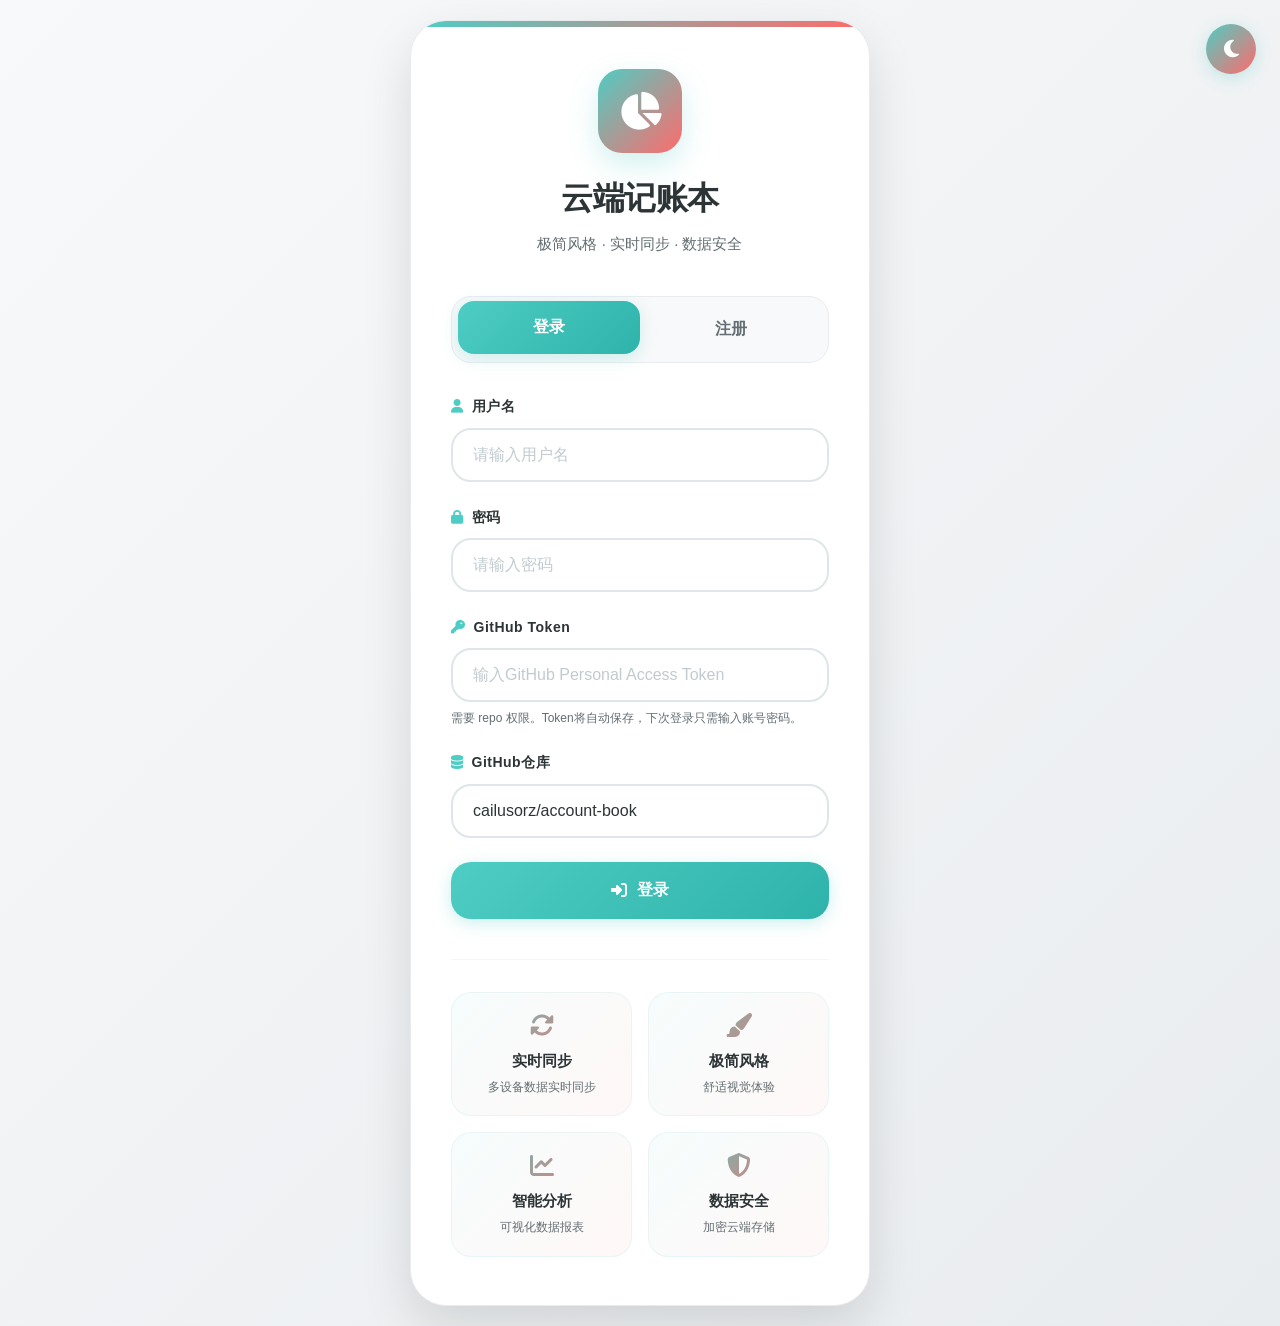
<file: index.html>
<!DOCTYPE html>
<html lang="zh-CN">
<head>
    <meta charset="UTF-8">
    <meta name="viewport" content="width=device-width, initial-scale=1.0">
    <title>云端记账本 - 登录注册</title>
    
    <!-- PWA和图标配置 -->
    <link rel="icon" type="image/png" href="./icons/favicon-96x96.png" sizes="96x96">
    <link rel="icon" type="image/svg+xml" href="./icons/favicon.svg">
    <link rel="shortcut icon" href="./icons/favicon.ico">
    <link rel="apple-touch-icon" sizes="180x180" href="./icons/apple-touch-icon.png">
    <meta name="theme-color" content="#4ECDC4">
    <link rel="manifest" href="./manifest.json">
    <meta name="apple-mobile-web-app-capable" content="yes">
    <meta name="apple-mobile-web-app-status-bar-style" content="black-translucent">
    <meta name="apple-mobile-web-app-title" content="云端记账本">
    <meta name="msapplication-TileColor" content="#4ECDC4">
    
    <link rel="stylesheet" href="./style.css">
    <link rel="stylesheet" href="https://cdnjs.cloudflare.com/ajax/libs/font-awesome/6.4.0/css/all.min.css">
    <style>
        /* 极简风格主题色 - 柔和蓝绿配色 */
        :root {
            --primary: #4ECDC4;      /* 柔和青色 */
            --primary-light: #7EE9E0;
            --primary-dark: #2EB3AA;
            --accent: #FF6B6B;       /* 柔和红色 */
            --accent-light: #FF9E9E;
            --success: #6BCF7F;      /* 柔和绿色 */
            --warning: #FFD166;      /* 柔和黄色 */
            --danger: #FF6B6B;       /* 红色 */
            --text-primary: #2D3436;  /* 深灰 */
            --text-secondary: #636E72;
            --text-light: #B2BEC3;
            --light-bg: #F8F9FA;      /* 浅灰背景 */
            --card-bg: #FFFFFF;
            --card-border: #E9ECEF;
            --input-bg: #FFFFFF;
            --input-border: #DFE6E9;
            --radius: 20px;           /* 增加圆角 */
            --radius-lg: 28px;
            --radius-xl: 36px;
            --shadow: 0 8px 30px rgba(0, 0, 0, 0.08);
            --shadow-lg: 0 20px 50px rgba(0, 0, 0, 0.12);
            --transition: all 0.3s cubic-bezier(0.4, 0, 0.2, 1);
        }

        .dark-theme {
            --primary: #4ECDC4;
            --primary-light: #7EE9E0;
            --primary-dark: #2EB3AA;
            --light-bg: #121212;
            --card-bg: #1E1E1E;
            --card-border: #333333;
            --input-bg: #2D2D2D;
            --input-border: #404040;
            --text-primary: #F5F5F5;
            --text-secondary: #AAAAAA;
        }

        * {
            margin: 0;
            padding: 0;
            box-sizing: border-box;
        }

        body {
            font-family: -apple-system, BlinkMacSystemFont, 'SF Pro Display', 'Segoe UI', sans-serif;
            background: linear-gradient(135deg, #F8F9FA 0%, #E9ECEF 100%);
            min-height: 100vh;
            display: flex;
            align-items: center;
            justify-content: center;
            padding: 20px;
            transition: var(--transition);
        }

        .dark-theme body {
            background: linear-gradient(135deg, #121212 0%, #1E1E1E 100%);
        }

        .login-container {
            width: 100%;
            max-width: 460px;
            margin: 0 auto;
        }

        .login-card {
            background: var(--card-bg);
            border-radius: var(--radius-xl);
            padding: 48px 40px;
            box-shadow: var(--shadow-lg);
            border: 1px solid var(--card-border);
            animation: slideIn 0.6s ease-out;
            position: relative;
            overflow: hidden;
        }

        .login-card::before {
            content: '';
            position: absolute;
            top: 0;
            left: 0;
            right: 0;
            height: 6px;
            background: linear-gradient(90deg, var(--primary), var(--accent));
            border-radius: var(--radius-xl) var(--radius-xl) 0 0;
        }

        @keyframes slideIn {
            from { opacity: 0; transform: translateY(30px) scale(0.95); }
            to { opacity: 1; transform: translateY(0) scale(1); }
        }

        .logo {
            text-align: center;
            margin-bottom: 40px;
        }

        .logo-icon {
            width: 84px;
            height: 84px;
            background: linear-gradient(135deg, var(--primary), var(--accent));
            border-radius: 24px;
            margin: 0 auto 20px;
            display: flex;
            align-items: center;
            justify-content: center;
            position: relative;
            box-shadow: 0 12px 28px rgba(78, 205, 196, 0.25);
        }

        .logo-icon i {
            font-size: 38px;
            color: white;
        }

        .logo h1 {
            font-size: 32px;
            font-weight: 800;
            color: var(--text-primary);
            margin-bottom: 8px;
            letter-spacing: -0.5px;
        }

        .logo p {
            color: var(--text-secondary);
            font-size: 15px;
            font-weight: 400;
        }

        /* 标签切换 */
        .tab-switcher {
            display: flex;
            background: var(--light-bg);
            border-radius: var(--radius);
            padding: 6px;
            margin-bottom: 32px;
            border: 1px solid var(--card-border);
        }

        .tab-btn {
            flex: 1;
            padding: 16px 20px;
            border: none;
            background: none;
            color: var(--text-secondary);
            font-size: 16px;
            font-weight: 600;
            cursor: pointer;
            border-radius: calc(var(--radius) - 4px);
            transition: var(--transition);
            position: relative;
            overflow: hidden;
        }

        .tab-btn.active {
            background: linear-gradient(135deg, var(--primary), var(--primary-dark));
            color: white;
            box-shadow: 0 4px 16px rgba(78, 205, 196, 0.25);
            transform: translateY(-2px);
        }

        .tab-content {
            display: none;
        }

        .tab-content.active {
            display: block;
            animation: fadeIn 0.5s ease;
        }

        @keyframes fadeIn {
            from { opacity: 0; transform: translateY(10px); }
            to { opacity: 1; transform: translateY(0); }
        }

        /* 表单样式 */
        .form-group {
            margin-bottom: 24px;
        }

        .form-label {
            display: block;
            margin-bottom: 10px;
            color: var(--text-primary);
            font-size: 14px;
            font-weight: 600;
            display: flex;
            align-items: center;
            gap: 8px;
            letter-spacing: 0.5px;
        }

        .form-label i {
            color: var(--primary);
        }

        .form-input {
            width: 100%;
            padding: 16px 20px;
            border: 2px solid var(--input-border);
            border-radius: var(--radius);
            font-size: 16px;
            color: var(--text-primary);
            background: var(--input-bg);
            transition: var(--transition);
            font-family: inherit;
        }

        .form-input:focus {
            outline: none;
            border-color: var(--primary);
            box-shadow: 0 0 0 4px rgba(78, 205, 196, 0.15);
        }

        .form-input::placeholder {
            color: var(--text-light);
            opacity: 0.8;
        }

        /* 下拉菜单 - 确保文字可见 */
        select.form-input {
            appearance: none;
            -webkit-appearance: none;
            -moz-appearance: none;
            background: var(--input-bg) url("data:image/svg+xml;charset=UTF-8,%3csvg xmlns='http://www.w3.org/2000/svg' viewBox='0 0 24 24' fill='none' stroke='%234ECDC4' stroke-width='2.5' stroke-linecap='round' stroke-linejoin='round'%3e%3cpolyline points='6 9 12 15 18 9'%3e%3c/polyline%3e%3c/svg%3e") no-repeat right 20px center/16px;
            padding-right: 50px;
            color: var(--text-primary) !important;
            border-radius: var(--radius); /* 圆润边框 */
            border: 2px solid var(--input-border);
        }

        select.form-input:focus {
            border-color: var(--primary);
            box-shadow: 0 0 0 4px rgba(78, 205, 196, 0.15);
        }

        select.form-input option {
            background: var(--input-bg);
            color: var(--text-primary);
            padding: 12px;
            border-radius: 12px;
        }

        /* 按钮样式 */
        .btn-primary, .btn-secondary {
            width: 100%;
            padding: 18px;
            border: none;
            border-radius: var(--radius);
            font-size: 16px;
            font-weight: 600;
            cursor: pointer;
            transition: var(--transition);
            display: flex;
            align-items: center;
            justify-content: center;
            gap: 10px;
            position: relative;
            overflow: hidden;
        }

        .btn-primary {
            background: linear-gradient(135deg, var(--primary), var(--primary-dark));
            color: white;
            box-shadow: 0 4px 16px rgba(78, 205, 196, 0.3);
        }

        .btn-primary:hover {
            transform: translateY(-3px);
            box-shadow: 0 8px 28px rgba(78, 205, 196, 0.4);
        }

        .btn-primary:active {
            transform: translateY(-1px);
        }

        .btn-secondary {
            background: transparent;
            color: var(--primary);
            border: 2px solid var(--primary);
            margin-top: 16px;
        }

        .btn-secondary:hover {
            background: rgba(78, 205, 196, 0.05);
            transform: translateY(-2px);
        }

        /* 消息提示 */
        .message {
            padding: 16px;
            border-radius: var(--radius);
            margin-bottom: 24px;
            font-size: 14px;
            display: flex;
            align-items: center;
            gap: 12px;
            animation: slideDown 0.3s ease;
            border: 1px solid transparent;
        }

        @keyframes slideDown {
            from { opacity: 0; transform: translateY(-10px); }
            to { opacity: 1; transform: translateY(0); }
        }

        .message.success {
            background: rgba(107, 207, 127, 0.1);
            color: var(--success);
            border-color: rgba(107, 207, 127, 0.2);
        }

        .message.error {
            background: rgba(255, 107, 107, 0.1);
            color: var(--danger);
            border-color: rgba(255, 107, 107, 0.2);
        }

        .message.warning {
            background: rgba(255, 209, 102, 0.1);
            color: var(--warning);
            border-color: rgba(255, 209, 102, 0.2);
        }

        .divider {
            display: flex;
            align-items: center;
            margin: 32px 0;
            color: var(--text-secondary);
            font-size: 13px;
        }

        .divider::before,
        .divider::after {
            content: '';
            flex: 1;
            height: 1px;
            background: linear-gradient(90deg, transparent, rgba(78, 205, 196, 0.2), transparent);
        }

        .divider span {
            padding: 0 16px;
            background: var(--card-bg);
        }

        /* 功能特性 */
        .features {
            display: grid;
            grid-template-columns: repeat(2, 1fr);
            gap: 16px;
            margin-top: 40px;
            padding-top: 32px;
            border-top: 1px solid rgba(78, 205, 196, 0.1);
        }

        .feature {
            text-align: center;
            padding: 20px 16px;
            background: linear-gradient(135deg, rgba(78, 205, 196, 0.05), rgba(255, 107, 107, 0.05));
            border-radius: var(--radius);
            border: 1px solid rgba(78, 205, 196, 0.1);
            transition: var(--transition);
        }

        .feature:hover {
            transform: translateY(-4px);
            box-shadow: 0 8px 24px rgba(78, 205, 196, 0.15);
            border-color: rgba(78, 205, 196, 0.2);
        }

        .feature i {
            font-size: 24px;
            background: linear-gradient(135deg, var(--primary), var(--accent));
            -webkit-background-clip: text;
            -webkit-text-fill-color: transparent;
            margin-bottom: 12px;
            display: block;
        }

        .feature h4 {
            font-size: 15px;
            color: var(--text-primary);
            margin-bottom: 6px;
            font-weight: 600;
        }

        .feature p {
            font-size: 12px;
            color: var(--text-secondary);
            line-height: 1.4;
        }

        /* 主题切换 */
        .theme-toggle {
            position: fixed;
            top: 24px;
            right: 24px;
            z-index: 1000;
        }

        .theme-btn {
            width: 50px;
            height: 50px;
            border-radius: 50%;
            background: linear-gradient(135deg, var(--primary), var(--accent));
            border: none;
            color: white;
            cursor: pointer;
            transition: var(--transition);
            display: flex;
            align-items: center;
            justify-content: center;
            font-size: 20px;
            box-shadow: 0 4px 16px rgba(78, 205, 196, 0.3);
        }

        .theme-btn:hover {
            transform: rotate(15deg) scale(1.1);
            box-shadow: 0 8px 28px rgba(78, 205, 196, 0.4);
        }

        @media (max-width: 480px) {
            .login-card {
                padding: 40px 24px;
            }
            
            .logo-icon {
                width: 72px;
                height: 72px;
            }
            
            .logo h1 {
                font-size: 28px;
            }
            
            .features {
                grid-template-columns: 1fr;
            }
            
            .theme-btn {
                width: 44px;
                height: 44px;
                font-size: 18px;
            }
        }
    </style>
</head>
<body>
    <div class="login-container">
        <div class="login-card">
            <div class="logo">
                <div class="logo-icon">
                    <i class="fas fa-chart-pie"></i>
                </div>
                <h1>云端记账本</h1>
                <p>极简风格 · 实时同步 · 数据安全</p>
            </div>

            <!-- 标签切换 -->
            <div class="tab-switcher">
                <button class="tab-btn active" onclick="switchTab('login')">登录</button>
                <button class="tab-btn" onclick="switchTab('register')">注册</button>
            </div>

            <!-- 登录标签 -->
            <div id="login-tab" class="tab-content active">
                <div id="login-message"></div>
                
                <div class="form-group">
                    <label class="form-label">
                        <i class="fas fa-user"></i>
                        用户名
                    </label>
                    <input type="text" class="form-input" id="login-username" placeholder="请输入用户名" autocomplete="username">
                </div>
                
                <div class="form-group">
                    <label class="form-label">
                        <i class="fas fa-lock"></i>
                        密码
                    </label>
                    <input type="password" class="form-input" id="login-password" placeholder="请输入密码" autocomplete="current-password">
                </div>
                
                <div class="form-group">
                    <label class="form-label">
                        <i class="fas fa-key"></i>
                        GitHub Token
                    </label>
                    <input type="password" class="form-input" id="login-token" placeholder="输入GitHub Personal Access Token" autocomplete="off">
                    <small style="display: block; margin-top: 8px; color: var(--text-secondary); font-size: 12px; line-height: 1.4;">
                        需要 repo 权限。Token将自动保存，下次登录只需输入账号密码。
                    </small>
                </div>
                
                <div class="form-group">
                    <label class="form-label">
                        <i class="fas fa-database"></i>
                        GitHub仓库
                    </label>
                    <input type="text" class="form-input" id="login-repo" placeholder="用户名/仓库名" value="cailusorz/account-book">
                </div>
                
                <button class="btn-primary" onclick="login()">
                    <i class="fas fa-sign-in-alt"></i>
                    登录
                </button>
            </div>

            <!-- 注册标签 -->
            <div id="register-tab" class="tab-content">
                <div id="register-message"></div>
                
                <div class="form-group">
                    <label class="form-label">
                        <i class="fas fa-key"></i>
                        GitHub Token
                    </label>
                    <input type="password" class="form-input" id="register-token" placeholder="输入GitHub Personal Access Token" autocomplete="off">
                    <small style="display: block; margin-top: 8px; color: var(--text-secondary); font-size: 12px; line-height: 1.4;">
                        需要 repo 权限，用于创建您的数据文件。
                    </small>
                </div>
                
                <div class="form-group">
                    <label class="form-label">
                        <i class="fas fa-database"></i>
                        GitHub仓库
                    </label>
                    <input type="text" class="form-input" id="register-repo" placeholder="用户名/仓库名" value="cailusorz/account-book">
                    <small style="display: block; margin-top: 8px; color: var(--text-secondary); font-size: 12px; line-height: 1.4;">
                        请确保仓库已存在且您有写入权限。
                    </small>
                </div>
                
                <div class="form-group">
                    <label class="form-label">
                        <i class="fas fa-user"></i>
                        用户名
                    </label>
                    <input type="text" class="form-input" id="register-username" placeholder="设置您的用户名（仅字母数字）" pattern="[A-Za-z0-9]+">
                    <small style="display: block; margin-top: 8px; color: var(--text-secondary); font-size: 12px;">
                        请使用字母和数字，不要包含空格或特殊字符
                    </small>
                </div>
                
                <div class="form-group">
                    <label class="form-label">
                        <i class="fas fa-lock"></i>
                        密码
                    </label>
                    <input type="password" class="form-input" id="register-password" placeholder="设置密码（至少6位）" minlength="6">
                </div>
                
                <div class="form-group">
                    <label class="form-label">
                        <i class="fas fa-lock"></i>
                        确认密码
                    </label>
                    <input type="password" class="form-input" id="register-confirm" placeholder="再次输入密码">
                </div>
                
                <button class="btn-primary" onclick="register()">
                    <i class="fas fa-user-plus"></i>
                    注册新账号
                </button>
            </div>

            <div class="features">
                <div class="feature">
                    <i class="fas fa-sync-alt"></i>
                    <h4>实时同步</h4>
                    <p>多设备数据实时同步</p>
                </div>
                <div class="feature">
                    <i class="fas fa-paint-brush"></i>
                    <h4>极简风格</h4>
                    <p>舒适视觉体验</p>
                </div>
                <div class="feature">
                    <i class="fas fa-chart-line"></i>
                    <h4>智能分析</h4>
                    <p>可视化数据报表</p>
                </div>
                <div class="feature">
                    <i class="fas fa-shield-alt"></i>
                    <h4>数据安全</h4>
                    <p>加密云端存储</p>
                </div>
            </div>
        </div>
    </div>

    <div class="theme-toggle">
        <button class="theme-btn" onclick="toggleTheme()">
            <i class="fas fa-moon"></i>
        </button>
    </div>

    <script>
        // 全局配置
        const DEFAULT_REPO = 'cailusorz/account-book';
        let currentTab = 'login';
        
        // 页面加载
        document.addEventListener('DOMContentLoaded', function() {
            // 初始化主题
            initTheme();
            
            // 自动填充已保存的账号和Token
            autoFillLogin();
            
            // 设置默认仓库
            document.getElementById('register-repo').value = DEFAULT_REPO;
            document.getElementById('login-repo').value = DEFAULT_REPO;
            
            // 注册Service Worker（PWA功能）
            if ('serviceWorker' in navigator) {
                navigator.serviceWorker.register('./service-worker.js')
                    .then(function(registration) {
                        console.log('Service Worker 注册成功:', registration.scope);
                    })
                    .catch(function(error) {
                        console.log('Service Worker 注册失败:', error);
                    });
            }
        });
        
        // 初始化主题
        function initTheme() {
            const savedTheme = localStorage.getItem('theme') || 'light';
            if (savedTheme === 'dark') {
                document.body.classList.add('dark-theme');
                document.querySelector('.theme-btn i').className = 'fas fa-sun';
            } else if (savedTheme === 'auto') {
                if (window.matchMedia('(prefers-color-scheme: dark)').matches) {
                    document.body.classList.add('dark-theme');
                    document.querySelector('.theme-btn i').className = 'fas fa-sun';
                }
            }
        }
        
        // 自动填充已保存的登录信息
        function autoFillLogin() {
            try {
                const config = localStorage.getItem('accountConfig');
                if (config) {
                    const parsed = JSON.parse(config);
                    if (parsed.username) {
                        document.getElementById('login-username').value = parsed.username || '';
                    }
                    if (parsed.repo) {
                        document.getElementById('login-repo').value = parsed.repo || DEFAULT_REPO;
                    }
                    // 自动填充已保存的Token（如果有）
                    if (parsed.token) {
                        document.getElementById('login-token').value = parsed.token;
                    }
                }
            } catch (e) {
                console.log('自动填充失败:', e);
            }
        }
        
        // 切换标签页
        function switchTab(tab) {
            currentTab = tab;
            
            // 更新按钮状态
            document.querySelectorAll('.tab-btn').forEach(btn => {
                btn.classList.remove('active');
            });
            document.querySelectorAll('.tab-btn')[tab === 'login' ? 0 : 1].classList.add('active');
            
            // 显示对应内容
            document.querySelectorAll('.tab-content').forEach(content => {
                content.classList.remove('active');
            });
            document.getElementById(`${tab}-tab`).classList.add('active');
            
            // 清空消息
            clearMessages();
        }
        
        // 清空消息
        function clearMessages() {
            document.getElementById('login-message').innerHTML = '';
            document.getElementById('register-message').innerHTML = '';
        }
        
        // 显示消息
        function showMessage(containerId, type, text) {
            const container = document.getElementById(containerId);
            container.innerHTML = `
                <div class="message ${type}">
                    <i class="fas fa-${type === 'success' ? 'check-circle' : type === 'warning' ? 'exclamation-triangle' : 'exclamation-circle'}"></i>
                    ${text}
                </div>
            `;
        }
        
        // 切换主题
        function toggleTheme() {
            const isDark = document.body.classList.toggle('dark-theme');
            const icon = document.querySelector('.theme-btn i');
            icon.className = isDark ? 'fas fa-sun' : 'fas fa-moon';
            localStorage.setItem('theme', isDark ? 'dark' : 'light');
        }
        
        // 登录函数 - 自动保存Token并识别管理员
        async function login() {
            const username = document.getElementById('login-username').value.trim();
            const password = document.getElementById('login-password').value;
            const token = document.getElementById('login-token').value.trim();
            const repo = document.getElementById('login-repo').value.trim();
            
            // 验证输入
            if (!username || !password || !token) {
                showMessage('login-message', 'error', '请输入用户名、密码和GitHub Token');
                return;
            }
            
            if (!repo || !repo.includes('/')) {
                showMessage('login-message', 'error', '请输入正确的GitHub仓库名');
                return;
            }
            
            // 显示加载状态
            const btn = document.querySelector('#login-tab .btn-primary');
            const original = btn.innerHTML;
            btn.innerHTML = '<i class="fas fa-spinner fa-spin"></i> 验证中...';
            btn.disabled = true;
            
            try {
                // 验证用户账号是否存在
                const userCheck = await checkUserExistsWithToken(repo, username, password, token);
                
                if (!userCheck.exists) {
                    if (userCheck.reason === 'not_found') {
                        showMessage('login-message', 'error', '账号不存在，请先注册');
                    } else if (userCheck.reason === 'password') {
                        showMessage('login-message', 'error', '密码错误，请重新输入');
                    } else {
                        showMessage('login-message', 'error', '验证失败：' + userCheck.error);
                    }
                    return;
                }
                
                // 获取用户配置（包含管理员标志）
                const userConfig = await getUserConfig(token, repo, username);
                const isAdmin = userConfig && userConfig.isAdmin === true;
                
                // 保存配置到本地（包含Token，下次自动填充）
                const config = {
                    username: username,
                    repo: repo,
                    autoLogin: true,
                    lastLogin: new Date().toISOString(),
                    token: token,
                    isAdmin: isAdmin  // 保存管理员标志
                };
                
                localStorage.setItem('accountConfig', JSON.stringify(config));
                
                showMessage('login-message', 'success', '登录成功！正在跳转...');
                
                // 判断是否为管理员（用户名admin或配置中isAdmin为true）
                setTimeout(() => {
                    if (username === 'admin' || isAdmin) {
                        window.location.href = './admin.html';
                    } else {
                        window.location.href = './app.html';
                    }
                }, 1500);
                
            } catch (error) {
                showMessage('login-message', 'error', error.message || '登录失败，请检查网络连接');
                console.error('登录失败:', error);
            } finally {
                btn.innerHTML = original;
                btn.disabled = false;
            }
        }
        
        // 注册函数（修复管理员自动识别）
        async function register() {
            const token = document.getElementById('register-token').value.trim();
            const repo = document.getElementById('register-repo').value.trim();
            const username = document.getElementById('register-username').value.trim();
            const password = document.getElementById('register-password').value;
            const confirmPassword = document.getElementById('register-confirm').value;
            
            // 验证输入
            if (!token || !repo || !username || !password || !confirmPassword) {
                showMessage('register-message', 'error', '请填写所有字段');
                return;
            }
            
            if (!repo.includes('/')) {
                showMessage('register-message', 'error', '请输入正确的GitHub仓库名');
                return;
            }
            
            // 用户名验证：只允许字母数字
            if (!/^[A-Za-z0-9]+$/.test(username)) {
                showMessage('register-message', 'error', '用户名只能包含字母和数字');
                return;
            }
            
            if (password.length < 6) {
                showMessage('register-message', 'error', '密码至少需要6位');
                return;
            }
            
            if (password !== confirmPassword) {
                showMessage('register-message', 'error', '两次输入的密码不一致');
                return;
            }
            
            // 判断是否为管理员：如果用户名为admin，则自动设为管理员
            const isAdmin = (username === 'admin');
            
            // 显示加载状态
            const btn = document.querySelector('#register-tab .btn-primary');
            const original = btn.innerHTML;
            btn.innerHTML = '<i class="fas fa-spinner fa-spin"></i> 注册中...';
            btn.disabled = true;
            
            try {
                // 验证GitHub Token和仓库
                showMessage('register-message', 'warning', '正在验证GitHub Token和仓库权限...');
                
                const isValid = await validateGitHubToken(token, repo);
                if (!isValid) {
                    throw new Error('GitHub Token无效或没有仓库写入权限');
                }
                
                // 检查用户名是否已存在
                showMessage('register-message', 'warning', '检查用户名是否可用...');
                const existingUser = await getUserConfig(token, repo, username);
                if (existingUser) {
                    throw new Error('用户名已存在，请选择其他用户名');
                }
                
                // 创建用户配置
                showMessage('register-message', 'warning', '创建用户配置...');
                const userConfig = {
                    username: username,
                    password: btoa(encodeURIComponent(password)),
                    createdAt: new Date().toISOString(),
                    lastLogin: new Date().toISOString(),
                    isAdmin: isAdmin // 根据用户名设置管理员标志
                };
                
                // 保存用户配置到GitHub
                showMessage('register-message', 'warning', '保存用户配置到云端...');
                const success = await saveUserConfig(token, repo, username, userConfig);
                
                if (success) {
                    showMessage('register-message', 'success', '用户配置创建成功！正在创建数据文件...');
                    
                    // 创建初始数据文件
                    setTimeout(async () => {
                        try {
                            const dataCreated = await createInitialData(token, repo, username);
                            if (dataCreated) {
                                showMessage('register-message', 'success', '数据文件创建成功！正在完成注册...');
                                
                                // 保存配置到本地并自动登录
                                setTimeout(() => {
                                    const config = {
                                        username: username,
                                        repo: repo,
                                        token: token,
                                        autoLogin: true,
                                        lastLogin: new Date().toISOString(),
                                        isAdmin: isAdmin // 保存管理员标志
                                    };
                                    
                                    localStorage.setItem('accountConfig', JSON.stringify(config));
                                    showMessage('register-message', 'success', '注册完成！正在跳转...');
                                    
                                    setTimeout(() => {
                                        // 根据isAdmin跳转
                                        if (isAdmin) {
                                            window.location.href = './admin.html';
                                        } else {
                                            window.location.href = './app.html';
                                        }
                                    }, 1500);
                                    
                                }, 1000);
                            } else {
                                showMessage('register-message', 'warning', '数据文件创建失败，但用户已注册成功。请登录后手动同步。');
                                btn.innerHTML = original;
                                btn.disabled = false;
                            }
                        } catch (dataError) {
                            console.error('数据文件创建错误:', dataError);
                            showMessage('register-message', 'warning', '数据文件创建失败，但用户已注册成功。请登录后手动同步。');
                            btn.innerHTML = original;
                            btn.disabled = false;
                        }
                    }, 1000);
                    
                } else {
                    throw new Error('用户配置保存失败，请稍后重试');
                }
                
            } catch (error) {
                showMessage('register-message', 'error', error.message);
                console.error('注册失败:', error);
                btn.innerHTML = original;
                btn.disabled = false;
            }
        }
        
        // ========== API 函数 ==========
        
        // 使用Token检查用户账号是否存在 - 修复版本
        async function checkUserExistsWithToken(repo, username, password, token) {
            try {
                const [owner, repoName] = repo.split('/');
                const filePath = `data/users/${username}.json`;
                
                console.log('检查用户:', { owner, repoName, filePath });
                
                // 尝试获取用户配置
                const response = await fetch(`https://api.github.com/repos/${owner}/${repoName}/contents/${filePath}`, {
                    headers: {
                        'Authorization': `token ${token}`,
                        'Accept': 'application/vnd.github.v3+json'
                    }
                });
                
                if (response.status === 404) {
                    return { exists: false, reason: 'not_found', error: '用户配置文件不存在' };
                }
                
                if (!response.ok) {
                    return { exists: false, reason: 'error', error: '无法访问用户数据: ' + response.status };
                }
                
                const data = await response.json();
                const content = JSON.parse(decodeURIComponent(atob(data.content)));
                
                // 验证密码
                const encryptedPassword = btoa(encodeURIComponent(password));
                if (content.password === encryptedPassword) {
                    return { exists: true };
                } else {
                    return { exists: false, reason: 'password', error: '密码不匹配' };
                }
                
            } catch (error) {
                console.error('验证用户失败:', error);
                return { exists: false, reason: 'error', error: error.message };
            }
        }
        
        // 获取用户配置
        async function getUserConfig(token, repo, username) {
            try {
                const [owner, repoName] = repo.split('/');
                const filePath = `data/users/${username}.json`;
                
                const response = await fetch(`https://api.github.com/repos/${owner}/${repoName}/contents/${filePath}`, {
                    headers: {
                        'Authorization': `token ${token}`,
                        'Accept': 'application/vnd.github.v3+json'
                    }
                });
                
                if (response.ok) {
                    const data = await response.json();
                    const content = decodeURIComponent(atob(data.content));
                    return JSON.parse(content);
                } else if (response.status === 404) {
                    return null;
                }
                
                return null;
            } catch (error) {
                console.error('获取用户配置失败:', error);
                return null;
            }
        }
        
        // 验证GitHub Token
        async function validateGitHubToken(token, repo) {
            try {
                const [owner, repoName] = repo.split('/');
                const response = await fetch(`https://api.github.com/repos/${owner}/${repoName}`, {
                    headers: {
                        'Authorization': `token ${token}`,
                        'Accept': 'application/vnd.github.v3+json'
                    }
                });
                return response.ok;
            } catch (error) {
                console.error('验证Token失败:', error);
                return false;
            }
        }
        
        // 保存用户配置
        async function saveUserConfig(token, repo, username, config) {
            try {
                const [owner, repoName] = repo.split('/');
                const filePath = `data/users/${username}.json`;
                
                // 使用encodeURIComponent避免非Latin1字符问题
                const content = btoa(encodeURIComponent(JSON.stringify(config, null, 2)));
                
                // 检查文件是否存在
                let sha = null;
                try {
                    const checkResponse = await fetch(`https://api.github.com/repos/${owner}/${repoName}/contents/${filePath}`, {
                        headers: {
                            'Authorization': `token ${token}`,
                            'Accept': 'application/vnd.github.v3+json'
                        }
                    });
                    if (checkResponse.ok) {
                        const fileData = await checkResponse.json();
                        sha = fileData.sha;
                    }
                } catch (e) {
                    // 文件不存在，创建新文件
                }
                
                const body = {
                    message: `注册用户: ${username}`,
                    content: content,
                    sha: sha
                };
                
                console.log('保存用户配置:', { owner, repoName, filePath, body });
                
                const response = await fetch(`https://api.github.com/repos/${owner}/${repoName}/contents/${filePath}`, {
                    method: 'PUT',
                    headers: {
                        'Authorization': `token ${token}`,
                        'Content-Type': 'application/json',
                        'Accept': 'application/vnd.github.v3+json'
                    },
                    body: JSON.stringify(body)
                });
                
                console.log('保存响应:', response.status, response.statusText);
                
                if (response.ok) {
                    const result = await response.json();
                    console.log('保存成功:', result);
                    return true;
                } else {
                    const error = await response.text();
                    console.error('保存失败:', error);
                    return false;
                }
                
            } catch (error) {
                console.error('保存用户配置失败:', error);
                return false;
            }
        }
        
        // 创建初始数据文件
        async function createInitialData(token, repo, username) {
            try {
                const [owner, repoName] = repo.split('/');
                const filePath = `data/${username}.json`;
                const initialData = {
                    records: [],
                    categories: {
                        '收入': ['工资', '奖金', '投资', '兼职', '其他收入'],
                        '支出': ['餐饮', '交通', '购物', '娱乐', '住房', '医疗', '教育', '其他支出'],
                        '借贷': ['借款', '还款']
                    },
                    budgets: {},
                    created: new Date().toISOString(),
                    lastSync: new Date().toISOString(),
                    version: 1
                };
                
                // 使用encodeURIComponent避免非Latin1字符问题
                const content = btoa(encodeURIComponent(JSON.stringify(initialData, null, 2)));
                
                const body = {
                    message: `创建初始数据: ${username}`,
                    content: content
                };
                
                console.log('创建初始数据:', { owner, repoName, filePath, body });
                
                const response = await fetch(`https://api.github.com/repos/${owner}/${repoName}/contents/${filePath}`, {
                    method: 'PUT',
                    headers: {
                        'Authorization': `token ${token}`,
                        'Content-Type': 'application/json',
                        'Accept': 'application/vnd.github.v3+json'
                    },
                    body: JSON.stringify(body)
                });
                
                console.log('创建数据响应:', response.status, response.statusText);
                
                if (response.ok) {
                    const result = await response.json();
                    console.log('创建数据成功:', result);
                    return true;
                } else {
                    const error = await response.text();
                    console.error('创建数据失败:', error);
                    return false;
                }
                
            } catch (error) {
                console.error('创建初始数据失败:', error);
                throw error;
            }
        }
    </script>
</body>
</html>
</file>
<file: style.css>
/* 
 * 云端记账本 - 主样式文件
 * 包含所有页面共用的样式变量和基础样式
 * app.html、admin.html 和 index.html 共用此样式表
 */

/* ========== 重置与基础 ========== */
* {
    margin: 0;
    padding: 0;
    box-sizing: border-box;
}

:root {
    /* 主题颜色 - 柔和蓝绿配色 */
    --primary: #4ECDC4;          /* 主色调：柔和青色 */
    --primary-light: #7EE9E0;    /* 浅青色 */
    --primary-dark: #2EB3AA;      /* 深青色 */
    --accent: #FF6B6B;            /* 强调色：柔和红色 */
    --accent-light: #FF9E9E;      /* 浅红色 */
    --success: #6BCF7F;           /* 成功绿色 */
    --warning: #FFD166;            /* 警告黄色 */
    --danger: #FF6B6B;             /* 危险红色 */
    
    /* 文本颜色 - 浅色模式 */
    --text-primary: #2D3436;       /* 主要文本 - 深灰 */
    --text-secondary: #636E72;     /* 次要文本 - 中灰 */
    --text-light: #B2BEC3;         /* 浅色文本 - 浅灰 */
    --text-link: var(--primary);    /* 链接色 */
    
    /* 背景与边框 - 浅色模式 */
    --bg-primary: #F8F9FA;         /* 主背景 - 极浅灰 */
    --bg-secondary: #FFFFFF;        /* 卡片背景 - 白色 */
    --card-bg: #FFFFFF;             /* 卡片背景 */
    --card-border: #E9ECEF;         /* 卡片边框 */
    --input-bg: #FFFFFF;            /* 输入框背景 */
    --input-border: #DFE6E9;        /* 输入框边框 */
    --divider: #E9ECEF;             /* 分割线 */
    
    /* 圆角 */
    --radius-sm: 12px;
    --radius: 16px;
    --radius-lg: 20px;
    --radius-xl: 24px;
    --radius-full: 9999px;
    
    /* 阴影 */
    --shadow: 0 4px 12px rgba(0, 0, 0, 0.05);
    --shadow-md: 0 8px 24px rgba(0, 0, 0, 0.08);
    --shadow-lg: 0 12px 32px rgba(0, 0, 0, 0.12);
    
    /* 过渡 */
    --transition: all 0.3s ease;
}

.dark-theme {
    --primary: #4ECDC4;
    --primary-light: #7EE9E0;
    --primary-dark: #2EB3AA;
    --accent: #FF6B6B;
    --accent-light: #FF9E9E;
    --success: #6BCF7F;
    --warning: #FFD166;
    --danger: #FF6B6B;
    
    --text-primary: #F5F5F5;
    --text-secondary: #CCCCCC;
    --text-light: #999999;
    
    --bg-primary: #121212;
    --bg-secondary: #1E1E1E;
    --card-bg: #1E1E1E;
    --card-border: #333333;
    --input-bg: #2D2D2D;
    --input-border: #404040;
    --divider: #333333;
}

/* 基础样式重置 */
* {
    margin: 0;
    padding: 0;
    box-sizing: border-box;
}

body {
    font-family: -apple-system, BlinkMacSystemFont, 'SF Pro Display', 'Segoe UI', sans-serif;
    background: var(--bg-primary);
    color: var(--text-primary);
    line-height: 1.6;
    min-height: 100vh;
    transition: var(--transition);
}

/* 布局容器 */
.app-container {
    display: flex;
    min-height: 100vh;
    overflow: hidden;
}

/* 侧边栏样式 */
.sidebar {
    width: 280px;
    background: var(--bg-secondary);
    border-right: 1px solid var(--card-border);
    padding: 24px;
    display: flex;
    flex-direction: column;
    position: fixed;
    height: 100vh;
    left: 0;
    top: 0;
    z-index: 100;
    transition: var(--transition);
    overflow-y: auto;
}

.sidebar-header {
    margin-bottom: 32px;
}

.sidebar-header .logo {
    display: flex;
    align-items: center;
    gap: 12px;
    margin-bottom: 8px;
}

.sidebar-header .logo-icon {
    width: 48px;
    height: 48px;
    background: linear-gradient(135deg, var(--primary), var(--accent));
    border-radius: 16px;
    display: flex;
    align-items: center;
    justify-content: center;
}

.sidebar-header .logo-icon i {
    font-size: 22px;
    color: white;
}

.sidebar-header .logo h2 {
    font-size: 20px;
    font-weight: 700;
    color: var(--text-primary);
}

.sidebar-header .logo p {
    font-size: 12px;
    color: var(--text-secondary);
    opacity: 0.8;
}

.user-info {
    padding: 16px;
    background: var(--card-bg);
    border-radius: var(--radius);
    border: 1px solid var(--card-border);
    margin-bottom: 24px;
}

.user-info .username {
    font-weight: 600;
    color: var(--text-primary);
    margin-bottom: 4px;
}

.user-info .repo {
    font-size: 12px;
    color: var(--text-secondary);
    word-break: break-all;
}

.user-info .last-sync {
    font-size: 11px;
    color: var(--text-light);
    margin-top: 8px;
}

.sidebar-nav {
    flex: 1;
    margin-bottom: 24px;
}

.nav-item {
    display: flex;
    align-items: center;
    gap: 12px;
    padding: 16px;
    border-radius: var(--radius);
    color: var(--text-secondary);
    text-decoration: none;
    margin-bottom: 8px;
    transition: var(--transition);
    font-weight: 500;
    cursor: pointer;
    border: none;
    background: transparent;
    width: 100%;
    text-align: left;
}

.nav-item:hover {
    background: rgba(78, 205, 196, 0.08);
    color: var(--primary);
    transform: translateX(4px);
}

.nav-item.active {
    background: linear-gradient(135deg, var(--primary), var(--primary-dark));
    color: white;
    box-shadow: var(--shadow-sm);
}

.nav-item i {
    font-size: 18px;
    width: 24px;
    text-align: center;
}

.nav-item span {
    font-size: 15px;
}

.budget-warning {
    margin-top: 24px;
    padding: 16px;
    background: linear-gradient(135deg, rgba(255, 209, 102, 0.1), rgba(255, 209, 102, 0.05));
    border: 1px solid rgba(255, 209, 102, 0.2);
    border-radius: var(--radius);
}

.budget-warning h4 {
    font-size: 14px;
    color: var(--warning);
    margin-bottom: 8px;
    display: flex;
    align-items: center;
    gap: 8px;
}

.budget-warning p {
    font-size: 12px;
    color: var(--text-secondary);
    margin-bottom: 12px;
}

.budget-progress {
    height: 6px;
    background: rgba(255, 209, 102, 0.1);
    border-radius: 3px;
    overflow: hidden;
    margin-bottom: 8px;
}

.budget-progress-bar {
    height: 100%;
    background: linear-gradient(90deg, var(--warning), #FFC085);
    border-radius: 3px;
    transition: width 0.5s ease;
}

.sidebar-footer {
    padding-top: 20px;
    border-top: 1px solid rgba(78, 205, 196, 0.1);
}

.dark-theme .sidebar-footer {
    border-top-color: rgba(78, 205, 196, 0.2);
}

.logout-btn {
    display: flex;
    align-items: center;
    gap: 12px;
    padding: 14px;
    border-radius: var(--radius);
    color: var(--text-secondary);
    text-decoration: none;
    transition: var(--transition);
    font-weight: 500;
    cursor: pointer;
    border: none;
    background: transparent;
    width: 100%;
    text-align: left;
}

.logout-btn:hover {
    background: rgba(255, 107, 107, 0.1);
    color: var(--danger);
}

.logout-btn i {
    font-size: 18px;
}

/* 主内容区 */
.main-content {
    flex: 1;
    margin-left: 280px;
    padding: 32px;
    min-height: 100vh;
    transition: var(--transition);
    padding-bottom: 90px; /* 为底部导航留出空间 */
}

/* 顶部导航 */
.top-nav {
    display: flex;
    justify-content: space-between;
    align-items: center;
    margin-bottom: 32px;
    padding-bottom: 24px;
    border-bottom: 1px solid rgba(78, 205, 196, 0.1);
}

.dark-theme .top-nav {
    border-bottom-color: rgba(78, 205, 196, 0.2);
}

.page-title {
    font-size: 28px;
    font-weight: 700;
    color: var(--text-primary);
    display: flex;
    align-items: center;
    gap: 12px;
}

.page-title i {
    color: var(--primary);
}

.top-nav-actions {
    display: flex;
    align-items: center;
    gap: 16px;
}

.sync-status {
    display: flex;
    align-items: center;
    gap: 8px;
    font-size: 14px;
    color: var(--text-secondary);
    padding: 10px 16px;
    background: var(--card-bg);
    border-radius: var(--radius);
    border: 1px solid var(--card-border);
}

.sync-status i {
    color: var(--success);
    font-size: 12px;
}

.sync-status.syncing i {
    color: var(--warning);
    animation: spin 1s linear infinite;
}

.sync-status.error i {
    color: var(--danger);
}

@keyframes spin {
    0% { transform: rotate(0deg); }
    100% { transform: rotate(360deg); }
}

/* 自定义日期筛选组件 */
.date-filter {
    position: relative;
    display: flex;
    align-items: center;
    background: var(--card-bg);
    border: 1px solid var(--input-border);
    border-radius: var(--radius);
    padding: 0;
    min-width: 180px;
}

.date-filter .selected-display {
    display: flex;
    align-items: center;
    gap: 8px;
    padding: 10px 16px;
    cursor: pointer;
    flex: 1;
    color: var(--text-primary);
    font-size: 14px;
    white-space: nowrap;
}

.date-filter .selected-display i {
    color: var(--primary);
    font-size: 12px;
}

.date-dropdown {
    display: none;
    position: absolute;
    top: 100%;
    right: 0;
    margin-top: 8px;
    background: var(--card-bg);
    border: 1px solid var(--card-border);
    border-radius: var(--radius);
    box-shadow: var(--shadow);
    z-index: 100;
    min-width: 200px;
    overflow: hidden;
}

.date-dropdown.active {
    display: block;
}

.date-presets {
    list-style: none;
    padding: 8px 0;
}

.date-presets li {
    padding: 12px 20px;
    cursor: pointer;
    color: var(--text-primary);
    transition: var(--transition);
    font-size: 14px;
}

.date-presets li:hover {
    background: rgba(78, 205, 196, 0.08);
    color: var(--primary);
}

.date-presets li.active {
    background: rgba(78, 205, 196, 0.08);
    color: var(--primary);
    font-weight: 600;
}

.custom-range-picker {
    padding: 16px;
    border-top: 1px solid var(--card-border);
    display: flex;
    flex-direction: column;
    gap: 12px;
}

.custom-range-picker .date-inputs {
    display: flex;
    align-items: center;
    gap: 8px;
}

.custom-range-picker .date-inputs input {
    flex: 1;
    padding: 10px;
    border: 1px solid var(--input-border);
    border-radius: var(--radius);
    background: var(--input-bg);
    color: var(--text-primary);
    font-size: 13px;
}

.custom-range-picker .apply-btn {
    padding: 10px;
    background: var(--primary);
    color: white;
    border: none;
    border-radius: var(--radius);
    font-size: 13px;
    font-weight: 600;
    cursor: pointer;
}

.custom-range-picker .apply-btn:hover {
    background: var(--primary-dark);
}

/* 卡片样式 */
.card {
    background: var(--card-bg);
    border-radius: var(--radius-lg);
    border: 1px solid var(--card-border);
    box-shadow: var(--shadow);
    padding: 24px;
    transition: var(--transition);
    margin-bottom: 24px;
}

.card:hover {
    box-shadow: var(--shadow-lg);
}

.card-header {
    display: flex;
    justify-content: space-between;
    align-items: center;
    margin-bottom: 24px;
}

.card-title {
    font-size: 20px;
    font-weight: 700;
    color: var(--text-primary);
    display: flex;
    align-items: center;
    gap: 12px;
}

.card-title i {
    color: var(--primary);
}

.card-actions {
    display: flex;
    gap: 12px;
}

/* 记账表单样式 */
.record-form {
    display: grid;
    grid-template-columns: repeat(auto-fit, minmax(200px, 1fr));
    gap: 20px;
    margin-bottom: 32px;
}

.form-group {
    display: flex;
    flex-direction: column;
}

.form-label {
    font-size: 14px;
    font-weight: 600;
    color: var(--text-primary);
    margin-bottom: 10px;
    display: flex;
    align-items: center;
    gap: 8px;
}

.form-label i {
    color: var(--primary);
}

/* 下拉菜单 - 确保文字可见，圆润边框 */
.form-select, .form-input {
    padding: 16px 20px;
    border: 2px solid var(--input-border);
    border-radius: var(--radius); /* 圆润边框 */
    font-size: 16px;
    color: var(--text-primary);
    background: var(--input-bg);
    transition: var(--transition);
    font-family: inherit;
    width: 100%;
    appearance: none;
    -webkit-appearance: none;
    -moz-appearance: none;
    background-image: url("data:image/svg+xml;charset=UTF-8,%3csvg xmlns='http://www.w3.org/2000/svg' viewBox='0 0 24 24' fill='none' stroke='%234ECDC4' stroke-width='2.5' stroke-linecap='round' stroke-linejoin='round'%3e%3cpolyline points='6 9 12 15 18 9'%3e%3c/polyline%3e%3c/svg%3e");
    background-repeat: no-repeat;
    background-position: right 20px center;
    background-size: 16px;
    padding-right: 50px;
    border-radius: var(--radius); /* 圆润边框 */
}

.dark-theme .form-select, .dark-theme .form-input {
    background-image: url("data:image/svg+xml;charset=UTF-8,%3csvg xmlns='http://www.w3.org/2000/svg' viewBox='0 0 24 24' fill='none' stroke='%234ECDC4' stroke-width='2.5' stroke-linecap='round' stroke-linejoin='round'%3e%3cpolyline points='6 9 12 15 18 9'%3e%3c/polyline%3e%3c/svg%3e");
}

.form-select:focus, .form-input:focus {
    outline: none;
    border-color: var(--primary);
    box-shadow: 0 0 0 4px rgba(78, 205, 196, 0.15);
    background-color: var(--card-bg);
}

.form-select option {
    background-color: var(--card-bg);
    color: var(--text-primary);
    padding: 12px;
    border-radius: 12px;
}

.amount-input-group {
    position: relative;
}

.amount-input-group::before {
    content: '¥';
    position: absolute;
    left: 20px;
    top: 50%;
    transform: translateY(-50%);
    color: var(--text-secondary);
    font-weight: 600;
    z-index: 1;
}

.amount-input-group .form-input {
    padding-left: 40px;
}

.submit-btn {
    background: linear-gradient(135deg, var(--primary), var(--primary-dark));
    color: white;
    border: none;
    border-radius: var(--radius);
    padding: 18px 32px;
    font-size: 16px;
    font-weight: 600;
    cursor: pointer;
    transition: var(--transition);
    display: flex;
    align-items: center;
    justify-content: center;
    gap: 10px;
    align-self: flex-end;
    min-width: 160px;
}

.submit-btn:hover {
    transform: translateY(-3px);
    box-shadow: 0 8px 28px rgba(78, 205, 196, 0.4);
}

.submit-btn:active {
    transform: translateY(-1px);
}

.submit-btn:disabled {
    opacity: 0.6;
    cursor: not-allowed;
    transform: none;
    box-shadow: none;
}

/* 记录列表样式 */
.records-list {
    display: flex;
    flex-direction: column;
    gap: 12px;
}

.record-item {
    display: flex;
    align-items: center;
    padding: 20px;
    background: var(--card-bg);
    border-radius: var(--radius);
    border: 1px solid var(--card-border);
    transition: var(--transition);
}

.record-item:hover {
    transform: translateY(-2px);
    box-shadow: var(--shadow-sm);
    border-color: var(--primary-light);
}

.record-icon {
    width: 48px;
    height: 48px;
    border-radius: 16px; /* 更圆润 */
    display: flex;
    align-items: center;
    justify-content: center;
    margin-right: 16px;
    flex-shrink: 0;
}

.record-icon.income {
    background: linear-gradient(135deg, rgba(107, 207, 127, 0.1), rgba(107, 207, 127, 0.05));
    color: var(--success);
}

.record-icon.expense {
    background: linear-gradient(135deg, rgba(255, 107, 107, 0.1), rgba(255, 107, 107, 0.05));
    color: var(--danger);
}

.record-icon.loan {
    background: linear-gradient(135deg, rgba(255, 209, 102, 0.1), rgba(255, 209, 102, 0.05));
    color: var(--warning);
}

.record-icon.repayment {
    background: linear-gradient(135deg, rgba(123, 143, 161, 0.1), rgba(123, 143, 161, 0.05));
    color: var(--info);
}

.record-details {
    flex: 1;
}

.record-title {
    font-weight: 600;
    color: var(--text-primary);
    margin-bottom: 4px;
}

.record-meta {
    display: flex;
    align-items: center;
    gap: 12px;
    font-size: 13px;
    color: var(--text-secondary);
}

.record-category {
    background: rgba(78, 205, 196, 0.08);
    color: var(--primary);
    padding: 4px 10px;
    border-radius: var(--radius-full);
    font-size: 12px;
    font-weight: 500;
}

.record-amount {
    font-weight: 700;
    font-size: 18px;
    margin-left: auto;
    margin-right: 16px;
}

.record-amount.income {
    color: var(--success);
}

.record-amount.expense {
    color: var(--danger);
}

.record-amount.loan {
    color: var(--warning);
}

.record-amount.repayment {
    color: var(--info);
}

.record-actions {
    display: flex;
    gap: 8px;
}

.record-actions button {
    width: 36px;
    height: 36px;
    border-radius: 50%;
    border: none;
    background: var(--input-bg);
    color: var(--text-secondary);
    cursor: pointer;
    transition: var(--transition);
    display: flex;
    align-items: center;
    justify-content: center;
}

.record-actions button:hover {
    background: rgba(78, 205, 196, 0.08);
    color: var(--primary);
}

.record-actions .delete-btn:hover {
    background: rgba(255, 107, 107, 0.1);
    color: var(--danger);
}

/* 统计数据样式 */
.stats-cards {
    display: grid;
    grid-template-columns: repeat(auto-fit, minmax(240px, 1fr));
    gap: 24px;
    margin-bottom: 32px;
}

.stat-card {
    background: var(--card-bg);
    border-radius: var(--radius-lg);
    padding: 24px;
    border: 1px solid var(--card-border);
    transition: var(--transition);
    position: relative;
    overflow: hidden;
}

.stat-card:hover {
    transform: translateY(-4px);
    box-shadow: var(--shadow);
}

.stat-card::before {
    content: '';
    position: absolute;
    top: 0;
    left: 0;
    right: 0;
    height: 4px;
    background: linear-gradient(90deg, var(--primary), var(--accent));
}

.stat-card.income::before {
    background: linear-gradient(90deg, var(--success), #8DD18D);
}

.stat-card.expense::before {
    background: linear-gradient(90deg, var(--danger), #FF8E8E);
}

.stat-card.loan::before {
    background: linear-gradient(90deg, var(--warning), #FFC085);
}

.stat-icon {
    width: 56px;
    height: 56px;
    border-radius: 18px;
    display: flex;
    align-items: center;
    justify-content: center;
    margin-bottom: 16px;
    background: linear-gradient(135deg, rgba(78, 205, 196, 0.1), rgba(78, 205, 196, 0.05));
    color: var(--primary);
}

.stat-card.income .stat-icon {
    background: linear-gradient(135deg, rgba(107, 207, 127, 0.1), rgba(107, 207, 127, 0.05));
    color: var(--success);
}

.stat-card.expense .stat-icon {
    background: linear-gradient(135deg, rgba(255, 107, 107, 0.1), rgba(255, 107, 107, 0.05));
    color: var(--danger);
}

.stat-card.loan .stat-icon {
    background: linear-gradient(135deg, rgba(255, 209, 102, 0.1), rgba(255, 209, 102, 0.05));
    color: var(--warning);
}

.stat-value {
    font-size: 32px;
    font-weight: 700;
    color: var(--text-primary);
    margin-bottom: 8px;
}

.stat-label {
    font-size: 14px;
    color: var(--text-secondary);
}

.stat-change {
    display: flex;
    align-items: center;
    gap: 4px;
    font-size: 13px;
    margin-top: 8px;
}

.stat-change.positive {
    color: var(--success);
}

.stat-change.negative {
    color: var(--danger);
}

/* 图表样式 */
.charts-grid {
    display: grid;
    grid-template-columns: repeat(auto-fit, minmax(400px, 1fr));
    gap: 24px;
    margin-bottom: 32px;
}

.chart-container {
    background: var(--card-bg);
    border-radius: var(--radius-lg);
    padding: 24px;
    border: 1px solid var(--card-border);
    position: relative;
    min-height: 300px;
    display: flex;
    flex-direction: column;
}

.chart-title {
    font-size: 18px;
    font-weight: 600;
    color: var(--text-primary);
    margin-bottom: 20px;
    display: flex;
    align-items: center;
    gap: 10px;
}

.chart-wrapper {
    height: 300px;
    position: relative;
    flex: 1;
}

/* 空状态样式优化 */
.empty-state {
    display: flex;
    flex-direction: column;
    align-items: center;
    justify-content: center;
    padding: 40px 20px;
    text-align: center;
    width: 100%;
    height: 100%;
    min-height: 200px;
    background: transparent;
}

.empty-state-icon {
    width: 80px;
    height: 80px;
    background: linear-gradient(135deg, rgba(78, 205, 196, 0.1), rgba(78, 205, 196, 0.05));
    border-radius: 24px;
    display: flex;
    align-items: center;
    justify-content: center;
    margin-bottom: 20px;
}

.empty-state-icon i {
    font-size: 32px;
    color: var(--primary);
}

.empty-state-title {
    font-size: 18px;
    font-weight: 600;
    color: var(--text-primary);
    margin-bottom: 8px;
}

.empty-state-text {
    color: var(--text-secondary);
    max-width: 280px;
    line-height: 1.6;
    font-size: 14px;
}

/* 确保图表容器中的空状态居中 */
.chart-wrapper .empty-state {
    position: absolute;
    top: 0;
    left: 0;
    right: 0;
    bottom: 0;
    display: flex;
    align-items: center;
    justify-content: center;
    background: var(--card-bg);
    border-radius: var(--radius);
}

/* 预算设置样式 */
.budget-grid {
    display: grid;
    grid-template-columns: repeat(auto-fit, minmax(280px, 1fr));
    gap: 20px;
}

.budget-item {
    background: var(--card-bg);
    border-radius: var(--radius);
    padding: 20px;
    border: 1px solid var(--card-border);
    transition: var(--transition);
}

.budget-item:hover {
    border-color: var(--primary);
    transform: translateY(-2px);
}

.budget-header {
    display: flex;
    justify-content: space-between;
    align-items: center;
    margin-bottom: 16px;
}

.budget-category {
    font-weight: 600;
    color: var(--text-primary);
    display: flex;
    align-items: center;
    gap: 8px;
}

.budget-amount {
    font-size: 24px;
    font-weight: 700;
    color: var(--text-primary);
    margin-bottom: 8px;
}

.budget-progress-container {
    margin-top: 12px;
}

.budget-progress-info {
    display: flex;
    justify-content: space-between;
    align-items: center;
    margin-bottom: 8px;
    font-size: 13px;
    color: var(--text-secondary);
}

/* 修改：预算进度条 - 提高对比度 */
.budget-progress {
    height: 8px;
    background: var(--input-bg);
    border: 1px solid var(--input-border);
    border-radius: 4px;
    overflow: hidden;
}

.budget-progress-bar {
    height: 100%;
    border-radius: 4px;
    transition: width 0.5s ease;
}

.budget-progress-bar.safe {
    background: linear-gradient(90deg, #4CAF50, #8BC34A); /* 更深的绿色 */
}

.budget-progress-bar.warning {
    background: linear-gradient(90deg, #FF9800, #FFC107); /* 更深的橙色 */
}

.budget-progress-bar.danger {
    background: linear-gradient(90deg, #F44336, #EF5350); /* 更深的红色 */
}

/* 导出设置样式 */
.export-options {
    display: grid;
    grid-template-columns: repeat(auto-fit, minmax(200px, 1fr));
    gap: 20px;
    margin-bottom: 24px;
}

.export-option {
    display: flex;
    flex-direction: column;
    align-items: center;
    justify-content: center;
    padding: 30px 20px;
    background: var(--card-bg);
    border-radius: var(--radius);
    border: 1px solid var(--card-border);
    transition: var(--transition);
    cursor: pointer;
}

.export-option:hover {
    border-color: var(--primary);
    transform: translateY(-4px);
    box-shadow: var(--shadow);
}

.export-option i {
    font-size: 32px;
    color: var(--primary);
    margin-bottom: 16px;
}

.export-option span {
    font-weight: 600;
    color: var(--text-primary);
}

/* 消息提示 */
.message {
    padding: 16px;
    border-radius: var(--radius);
    margin-bottom: 24px;
    font-size: 14px;
    display: flex;
    align-items: center;
    gap: 12px;
    animation: slideDown 0.3s ease;
    border: 1px solid transparent;
}

@keyframes slideDown {
    from { opacity: 0; transform: translateY(-10px); }
    to { opacity: 1; transform: translateY(0); }
}

.message.success {
    background: rgba(107, 207, 127, 0.1);
    color: var(--success);
    border-color: rgba(107, 207, 127, 0.2);
}

.message.error {
    background: rgba(255, 107, 107, 0.1);
    color: var(--danger);
    border-color: rgba(255, 107, 107, 0.2);
}

.message.warning {
    background: rgba(255, 209, 102, 0.1);
    color: var(--warning);
    border-color: rgba(255, 209, 102, 0.2);
}

.message.info {
    background: rgba(78, 205, 196, 0.1);
    color: var(--primary);
    border-color: rgba(78, 205, 196, 0.2);
}

/* 模态框样式 */
.modal {
    display: none;
    position: fixed;
    top: 0;
    left: 0;
    right: 0;
    bottom: 0;
    background: rgba(0, 0, 0, 0.5);
    backdrop-filter: blur(8px);
    z-index: 1000;
    align-items: center;
    justify-content: center;
    padding: 20px;
}

.modal.active {
    display: flex;
    animation: fadeIn 0.3s ease;
}

@keyframes fadeIn {
    from { opacity: 0; }
    to { opacity: 1; }
}

.modal-content {
    background: var(--card-bg);
    border-radius: var(--radius-xl);
    padding: 40px;
    max-width: 500px;
    width: 100%;
    max-height: 90vh;
    overflow-y: auto;
    box-shadow: var(--shadow-lg);
    border: 1px solid var(--card-border);
    animation: slideUp 0.4s ease;
}

@keyframes slideUp {
    from { opacity: 0; transform: translateY(40px); }
    to { opacity: 1; transform: translateY(0); }
}

.modal-header {
    margin-bottom: 24px;
}

.modal-title {
    font-size: 24px;
    font-weight: 700;
    color: var(--text-primary);
    display: flex;
    align-items: center;
    gap: 12px;
}

.modal-close {
    position: absolute;
    top: 24px;
    right: 24px;
    width: 40px;
    height: 40px;
    border-radius: 50%;
    border: none;
    background: var(--input-bg);
    color: var(--text-secondary);
    cursor: pointer;
    transition: var(--transition);
    display: flex;
    align-items: center;
    justify-content: center;
}

.modal-close:hover {
    background: rgba(78, 205, 196, 0.08);
    color: var(--primary);
}

/* 加载动画 */
.loading {
    display: flex;
    flex-direction: column;
    align-items: center;
    justify-content: center;
    padding: 60px 20px;
    text-align: center;
}

.loading-spinner {
    width: 60px;
    height: 60px;
    border: 4px solid var(--input-bg);
    border-top-color: var(--primary);
    border-radius: 50%;
    animation: spin 1s linear infinite;
    margin-bottom: 20px;
}

.loading-text {
    color: var(--text-secondary);
    font-size: 16px;
}

/* 主题切换按钮 */
.theme-toggle {
    position: fixed;
    bottom: 24px;
    right: 24px;
    z-index: 100;
}

.theme-btn {
    width: 56px;
    height: 56px;
    border-radius: 50%;
    background: linear-gradient(135deg, var(--primary), var(--accent));
    border: none;
    color: white;
    cursor: pointer;
    transition: var(--transition);
    display: flex;
    align-items: center;
    justify-content: center;
    font-size: 22px;
    box-shadow: var(--shadow);
}

.theme-btn:hover {
    transform: rotate(15deg) scale(1.1);
    box-shadow: var(--shadow-lg);
}

/* ========== 移动端底部导航 ========== */
.bottom-nav {
    display: none;
    position: fixed;
    bottom: 20px;
    left: 20px;
    right: 20px;
    background: var(--bg-secondary);
    border-radius: 40px;
    box-shadow: var(--shadow-md);
    padding: 8px 16px;
    z-index: 1000;
    border: 1px solid var(--card-border);
    justify-content: space-around;
    align-items: center;
}

.dark-theme .bottom-nav {
    background: var(--bg-secondary);
    border-color: var(--card-border);
}

.bottom-nav-item {
    display: flex;
    flex-direction: column;
    align-items: center;
    justify-content: center;
    padding: 8px 12px;
    border-radius: 30px;
    color: var(--text-secondary);
    transition: var(--transition);
    cursor: pointer;
    flex: 1;
    text-align: center;
}

.bottom-nav-item i {
    font-size: 20px;
    margin-bottom: 4px;
}

.bottom-nav-item span {
    font-size: 12px;
    font-weight: 500;
}

.bottom-nav-item.active {
    background: rgba(78, 205, 196, 0.08);
    color: var(--primary);
}

.bottom-nav-more {
    position: relative;
}

.bottom-nav-more .more-menu {
    display: none;
    position: absolute;
    bottom: 70px;
    left: 50%;
    transform: translateX(-50%);
    background: var(--bg-secondary);
    border-radius: 24px;
    padding: 12px 0;
    min-width: 180px;
    box-shadow: var(--shadow-lg);
    border: 1px solid var(--card-border);
}

.dark-theme .bottom-nav-more .more-menu {
    background: var(--bg-secondary);
    border-color: var(--card-border);
}

.bottom-nav-more .more-menu.active {
    display: block;
}

.bottom-nav-more .more-menu-item {
    padding: 12px 20px;
    color: var(--text-primary);
    font-size: 14px;
    display: flex;
    align-items: center;
    gap: 12px;
    transition: var(--transition);
    cursor: pointer;
}

.bottom-nav-more .more-menu-item:hover {
    background: rgba(78, 205, 196, 0.08);
    color: var(--primary);
}

.bottom-nav-more .more-menu-item i {
    width: 20px;
    text-align: center;
}

/* 侧边栏遮罩（移动端不再使用） */
.sidebar-overlay {
    display: none !important;
}

/* 移动端菜单按钮（隐藏） */
.mobile-menu-toggle {
    display: none !important;
}

/* 自定义滚动条 */
::-webkit-scrollbar {
    width: 8px;
    height: 8px;
}

::-webkit-scrollbar-track {
    background: var(--input-bg);
    border-radius: 4px;
}

::-webkit-scrollbar-thumb {
    background: var(--primary-light);
    border-radius: 4px;
}

::-webkit-scrollbar-thumb:hover {
    background: var(--primary);
}

/* 打印样式 */
@media print {
    .sidebar, .top-nav-actions, .theme-toggle, .record-actions, .submit-btn, .bottom-nav {
        display: none !important;
    }
    
    .main-content {
        margin-left: 0;
        padding: 0;
    }
    
    .card {
        box-shadow: none !important;
        border: 1px solid #ddd !important;
        page-break-inside: avoid;
    }
}

/* 分类统计样式 */
.category-stats-grid {
    display: grid;
    grid-template-columns: 1fr 1fr;
    gap: 24px;
}

.category-type {
    padding: 20px;
    background: var(--card-bg);
    border-radius: var(--radius);
    border: 1px solid var(--card-border);
}

.category-type h4 {
    margin-bottom: 16px;
    font-size: 16px;
    display: flex;
    align-items: center;
    gap: 8px;
}

.category-item {
    margin-bottom: 16px;
}

.category-info {
    display: flex;
    justify-content: space-between;
    margin-bottom: 8px;
    font-size: 14px;
}

.category-name {
    color: var(--text-primary);
}

.category-amount {
    font-weight: 600;
    color: var(--text-primary);
}

.category-percentage {
    display: flex;
    align-items: center;
    gap: 12px;
}

.percentage-bar {
    height: 6px;
    border-radius: 3px;
    flex: 1;
}

/* 备份历史样式 */
.backup-item {
    display: flex;
    justify-content: space-between;
    align-items: center;
    padding: 16px;
    background: var(--card-bg);
    border-radius: var(--radius);
    border: 1px solid var(--card-border);
    margin-bottom: 12px;
}

.backup-info {
    flex: 1;
}

.backup-date {
    font-weight: 600;
    color: var(--text-primary);
    margin-bottom: 4px;
}

.backup-details {
    font-size: 12px;
    color: var(--text-secondary);
}

.backup-actions {
    display: flex;
    gap: 8px;
}

.backup-restore-btn, .backup-delete-btn {
    padding: 8px 12px;
    border-radius: var(--radius);
    border: none;
    font-size: 12px;
    cursor: pointer;
    display: flex;
    align-items: center;
    gap: 6px;
}

.backup-restore-btn {
    background: rgba(78, 205, 196, 0.08);
    color: var(--primary);
}

.backup-delete-btn {
    background: rgba(255, 107, 107, 0.1);
    color: var(--danger);
}

/* 危险区域样式 */
.danger-zone {
    padding: 20px;
    background: linear-gradient(135deg, rgba(255, 107, 107, 0.05), rgba(255, 107, 107, 0.02));
    border-radius: var(--radius);
    border: 1px solid rgba(255, 107, 107, 0.2);
}

.danger-zone h4 {
    color: var(--danger);
    margin-bottom: 8px;
}

.danger-warning {
    color: var(--text-secondary);
    font-size: 14px;
    margin-bottom: 20px;
}

.danger-actions {
    display: flex;
    flex-direction: column;
    gap: 12px;
}

.danger-btn {
    padding: 14px;
    background: rgba(255, 107, 107, 0.1);
    border: 1px solid rgba(255, 107, 107, 0.3);
    border-radius: var(--radius);
    color: var(--danger);
    font-weight: 600;
    cursor: pointer;
    transition: var(--transition);
    display: flex;
    align-items: center;
    justify-content: center;
    gap: 10px;
}

.danger-btn:hover {
    background: rgba(255, 107, 107, 0.2);
    transform: translateY(-2px);
}

/* 连接状态 */
.connection-status {
    display: flex;
    align-items: center;
    gap: 8px;
}

.connection-indicator {
    width: 10px;
    height: 10px;
    border-radius: 50%;
}

.connection-indicator.online {
    background: var(--success);
}

.connection-indicator.offline {
    background: var(--danger);
}

/* 滑块样式 - 提高对比度 */
.slider-container {
    padding: 8px 0;
}

.form-range {
    width: 100%;
    height: 8px;
    -webkit-appearance: none;
    appearance: none;
    background: var(--input-bg);
    border: 1px solid var(--input-border);
    border-radius: 4px;
    outline: none;
}

.form-range::-webkit-slider-thumb {
    -webkit-appearance: none;
    appearance: none;
    width: 24px;
    height: 24px;
    border-radius: 50%;
    background: var(--primary);
    cursor: pointer;
    border: 3px solid var(--card-bg);
    box-shadow: 0 2px 8px rgba(0, 0, 0, 0.3);
}

.form-range::-moz-range-thumb {
    width: 24px;
    height: 24px;
    border-radius: 50%;
    background: var(--primary);
    cursor: pointer;
    border: 3px solid var(--card-bg);
    box-shadow: 0 2px 8px rgba(0, 0, 0, 0.3);
}

.slider-value {
    margin-top: 12px;
    display: flex;
    justify-content: space-between;
    align-items: center;
    color: var(--text-primary);
    font-weight: 600;
}

/* 复选框样式 */
.checkbox-label {
    display: flex;
    align-items: center;
    gap: 10px;
    cursor: pointer;
    margin-bottom: 12px;
}

.checkbox-label input[type="checkbox"] {
    width: 18px;
    height: 18px;
    accent-color: var(--primary);
}

.alert-options {
    display: flex;
    flex-direction: column;
    gap: 12px;
}

/* 日期范围选择器 */
.date-inputs {
    display: flex;
    align-items: center;
    gap: 12px;
}

.date-inputs span {
    color: var(--text-secondary);
}

/* 视图全部按钮 */
.view-all-btn {
    padding: 10px 16px;
    background: rgba(78, 205, 196, 0.08);
    color: var(--primary);
    border: none;
    border-radius: var(--radius);
    font-size: 14px;
    font-weight: 500;
    cursor: pointer;
    transition: var(--transition);
    display: flex;
    align-items: center;
    gap: 8px;
}

.view-all-btn:hover {
    background: var(--primary);
    color: white;
}

.btn-primary {
    padding: 12px 24px;
    background: linear-gradient(135deg, var(--primary), var(--primary-dark));
    color: white;
    border: none;
    border-radius: var(--radius);
    font-size: 14px;
    font-weight: 600;
    cursor: pointer;
    transition: var(--transition);
    display: flex;
    align-items: center;
    gap: 8px;
}

.btn-primary:hover {
    transform: translateY(-2px);
    box-shadow: 0 8px 24px rgba(78, 205, 196, 0.3);
}

.btn-secondary {
    padding: 12px 24px;
    background: transparent;
    color: var(--primary);
    border: 2px solid var(--primary);
    border-radius: var(--radius);
    font-size: 14px;
    font-weight: 600;
    cursor: pointer;
    transition: var(--transition);
    display: flex;
    align-items: center;
    gap: 8px;
}

.btn-secondary:hover {
    background: rgba(78, 205, 196, 0.08);
}

.submit-btn.danger {
    background: linear-gradient(135deg, var(--danger), #FF8E8E);
}

/* 页面部分 - 确保切换时正确显示 */
.page-section {
    display: none;
    opacity: 0;
    transform: translateY(20px);
    transition: opacity 0.5s ease, transform 0.5s ease;
}

.page-section.active {
    display: block;
    opacity: 1;
    transform: translateY(0);
}

/* ========== 管理员界面专用样式 ========== */
.user-selector {
    display: flex;
    align-items: center;
    gap: 12px;
    background: var(--card-bg);
    border-radius: var(--radius);
    padding: 8px 16px;
    border: 1px solid var(--card-border);
}

.user-selector select {
    min-width: 200px;
}

.admin-stats {
    display: grid;
    grid-template-columns: repeat(auto-fit, minmax(200px, 1fr));
    gap: 16px;
    margin-bottom: 24px;
}

.user-list {
    max-height: 400px;
    overflow-y: auto;
    border: 1px solid var(--card-border);
    border-radius: var(--radius);
    padding: 8px;
}

.user-item {
    display: flex;
    align-items: center;
    justify-content: space-between;
    padding: 12px 16px;
    border-bottom: 1px solid var(--card-border);
    cursor: pointer;
    transition: var(--transition);
}

.user-item:last-child {
    border-bottom: none;
}

.user-item:hover {
    background: rgba(78, 205, 196, 0.08);
}

.user-item.selected {
    background: rgba(78, 205, 196, 0.08);
    border-left: 4px solid var(--primary);
}

.user-info small {
    color: var(--text-secondary);
    font-size: 12px;
}

.user-actions {
    display: flex;
    gap: 8px;
}

/* 移动端响应式 */
@media (max-width: 1024px) {
    .sidebar {
        display: none; /* 移动端隐藏侧边栏，由底部导航代替 */
    }
    
    .main-content {
        margin-left: 0;
        padding: 20px;
        padding-bottom: 100px;
    }
    
    .bottom-nav {
        display: flex;
    }
    
    .top-nav {
        flex-direction: column;
        align-items: flex-start;
        gap: 16px;
        padding-bottom: 16px;
    }
    
    .top-nav-actions {
        width: 100%;
        flex-wrap: wrap;
        justify-content: space-between;
    }
    
    .date-filter {
        min-width: 150px;
    }
    
    .stats-cards,
    .charts-grid {
        grid-template-columns: 1fr;
    }
    
    .record-form {
        grid-template-columns: 1fr;
    }
    
    .record-item {
        flex-direction: column;
        align-items: flex-start;
        gap: 16px;
    }
    
    .record-amount {
        margin-left: 0;
        margin-right: 0;
        align-self: flex-start;
    }
    
    .record-actions {
        align-self: flex-end;
    }
    
    .category-stats-grid {
        grid-template-columns: 1fr;
    }
    
    .danger-actions {
        flex-direction: column;
    }
}

@media (max-width: 480px) {
    .card {
        padding: 20px 16px;
    }
    
    .modal-content {
        padding: 30px 20px;
    }
    
    .submit-btn {
        min-width: 100%;
    }
    
    .bottom-nav-item span {
        font-size: 11px;
    }
    
    .bottom-nav-item i {
        font-size: 18px;
    }
    
    .empty-state-icon {
        width: 64px;
        height: 64px;
    }
    
    .empty-state-icon i {
        font-size: 28px;
    }
    
    .empty-state-title {
        font-size: 16px;
    }
    
    .empty-state-text {
        font-size: 13px;
    }
}
</file>
